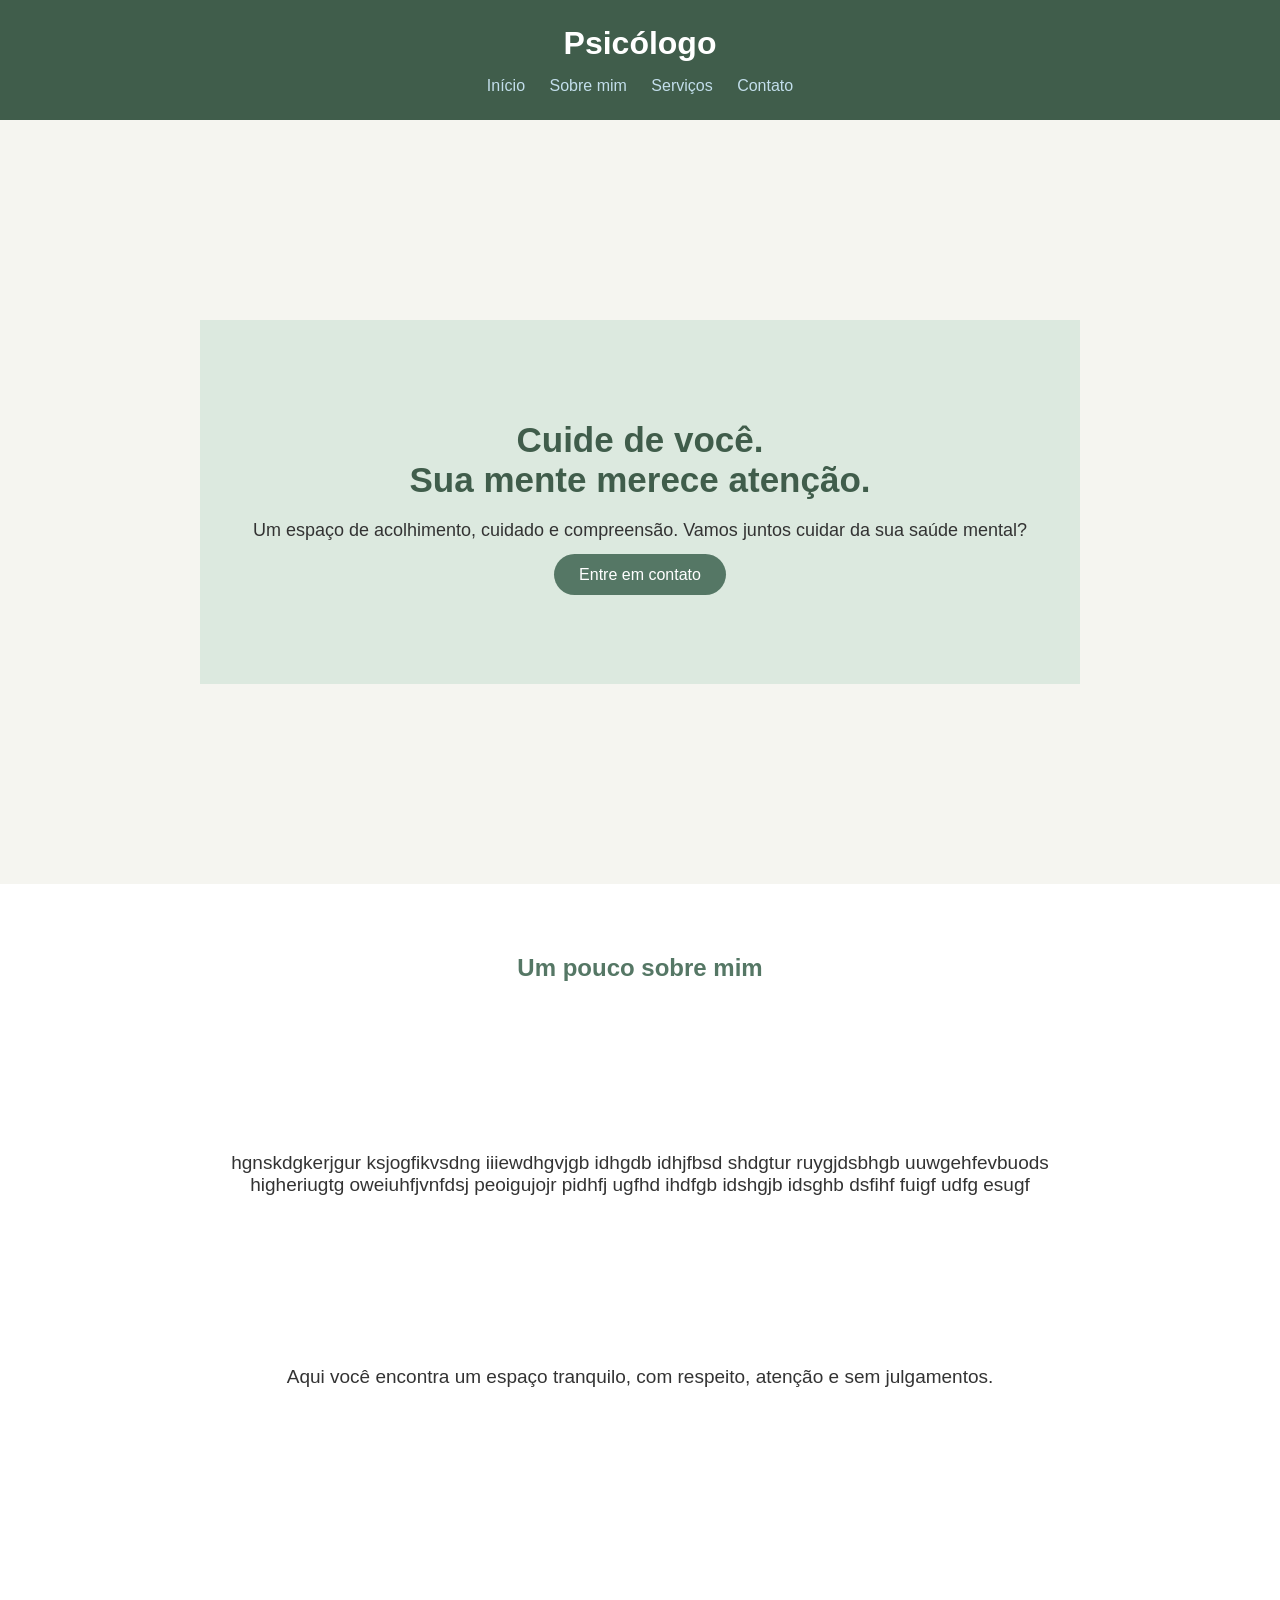
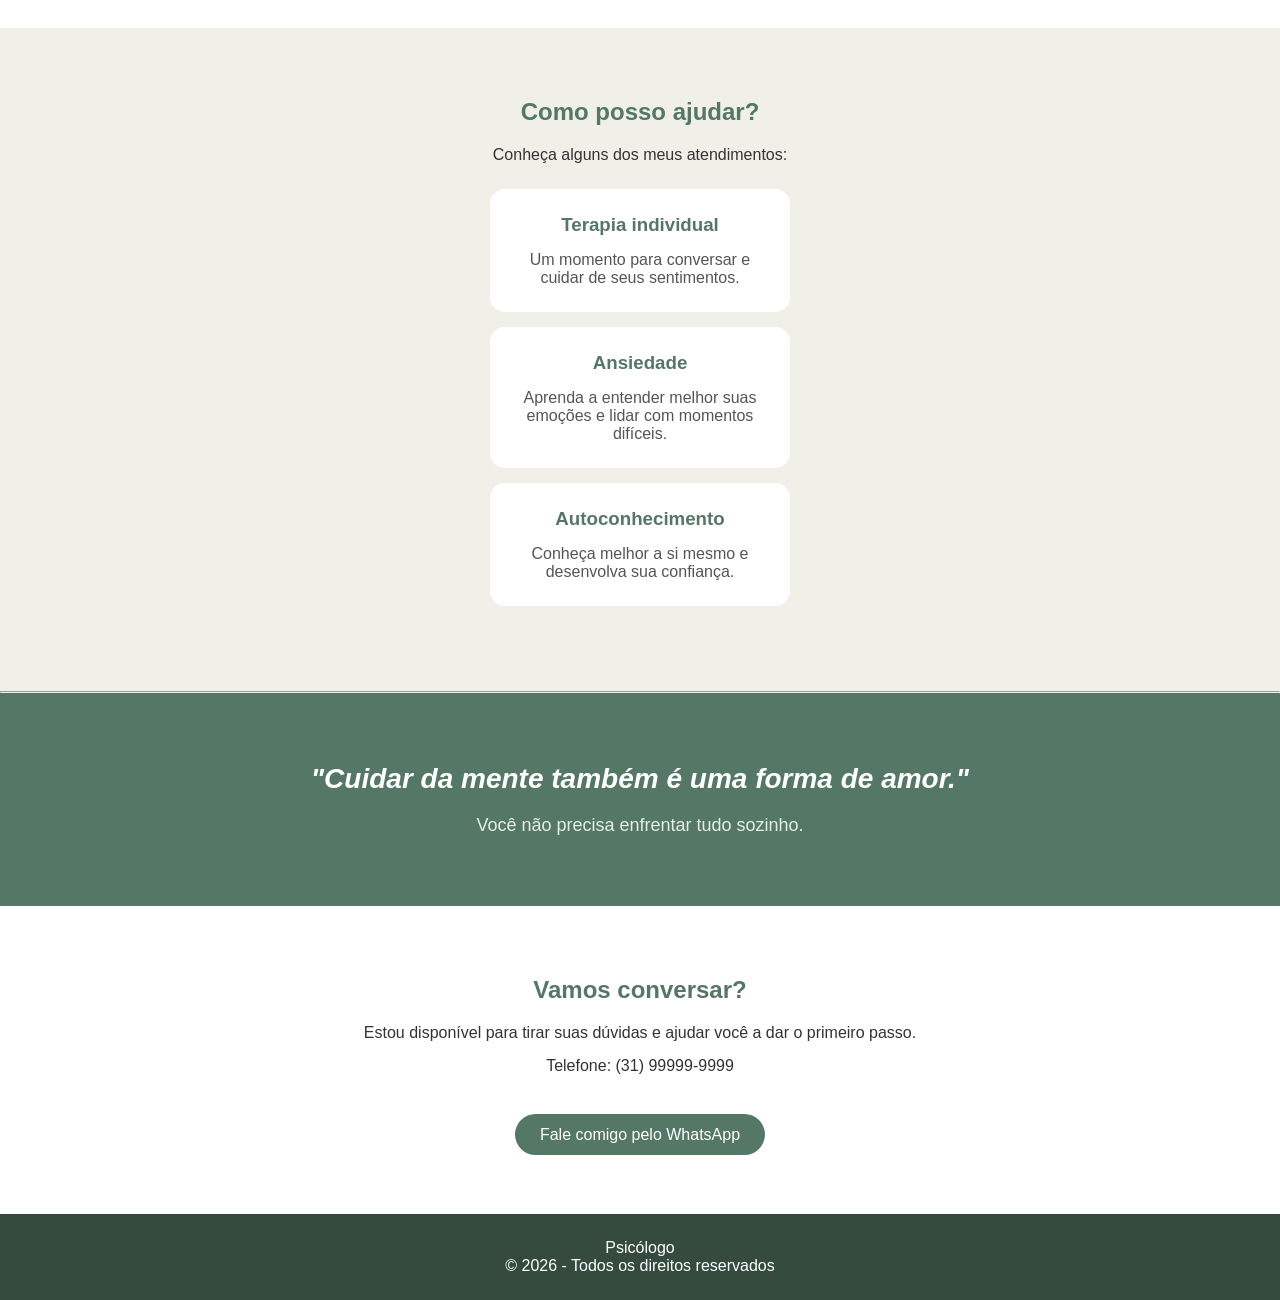
<file: integrador/index.html>
<!DOCTYPE html>
<html>
<head>
    <title>Psicólogo</title>
    <link rel="stylesheet" href="style.css">
</head>

<body>

    <header>
        <h1>Psicólogo</h1>

        <nav>
            <a href="#inicio">Início</a>
            <a href="#sobre">Sobre mim</a>
            <a href="#servicos">Serviços</a>
            <a href="#contato">Contato</a>
        </nav>
    </header>

    <section class="inicio" id="inicio">
        <h2>Cuide de você.<br> Sua mente merece atenção.</h2>

        <p>
            Um espaço de acolhimento, cuidado e compreensão.
            Vamos juntos cuidar da sua saúde mental?
        </p>

        <a href="#contato" class="botao">Entre em contato</a>
    </section>

    <section class="sobre" id="sobre">
        <h2>Um pouco sobre mim</h2>

        <p>
            hgnskdgkerjgur ksjogfikvsdng iiiewdhgvjgb idhgdb idhjfbsd shdgtur ruygjdsbhgb uuwgehfevbuods
            higheriugtg oweiuhfjvnfdsj peoigujojr pidhfj ugfhd ihdfgb idshgjb idsghb  dsfihf fuigf udfg esugf
        </p>

        <p>
            Aqui você encontra um espaço tranquilo,
            com respeito, atenção e sem julgamentos.
        </p>
    </section>

    <section class="servicos" id="servicos">
        <h2>Como posso ajudar?</h2>

        <p>Conheça alguns dos meus atendimentos:</p>

        <div class="caixa">
            <h3>Terapia individual</h3>
            <p>
                Um momento para conversar e cuidar
                de seus sentimentos.
            </p>
        </div>

        <div class="caixa">
            <h3>Ansiedade</h3>
            <p>
                Aprenda a entender melhor suas emoções
                e lidar com momentos difíceis.
            </p>
        </div>

        <div class="caixa">
            <h3>Autoconhecimento</h3>
            <p>
                Conheça melhor a si mesmo e desenvolva
                sua confiança.
            </p>
        </div>
    </section>
    <hr>
    <section class="frase">
        <h2>"Cuidar da mente também é uma forma de amor."</h2>
        <p>Você não precisa enfrentar tudo sozinho.</p>
    </section>

    <section class="contato" id="contato">
        <h2>Vamos conversar?</h2>

        <p>
            Estou disponível para tirar suas dúvidas
            e ajudar você a dar o primeiro passo.
        </p>

        <p>Telefone: (31) 99999-9999</p>
        <br>
        <br>
        <a href="https://wa.me/5531999999999" class="botao">
            Fale comigo pelo WhatsApp
        </a>
    </section>

    <footer>
        <p>Psicólogo</p>
        <p>© 2026 - Todos os direitos reservados</p>
    </footer>

</body>
</html>
</file>
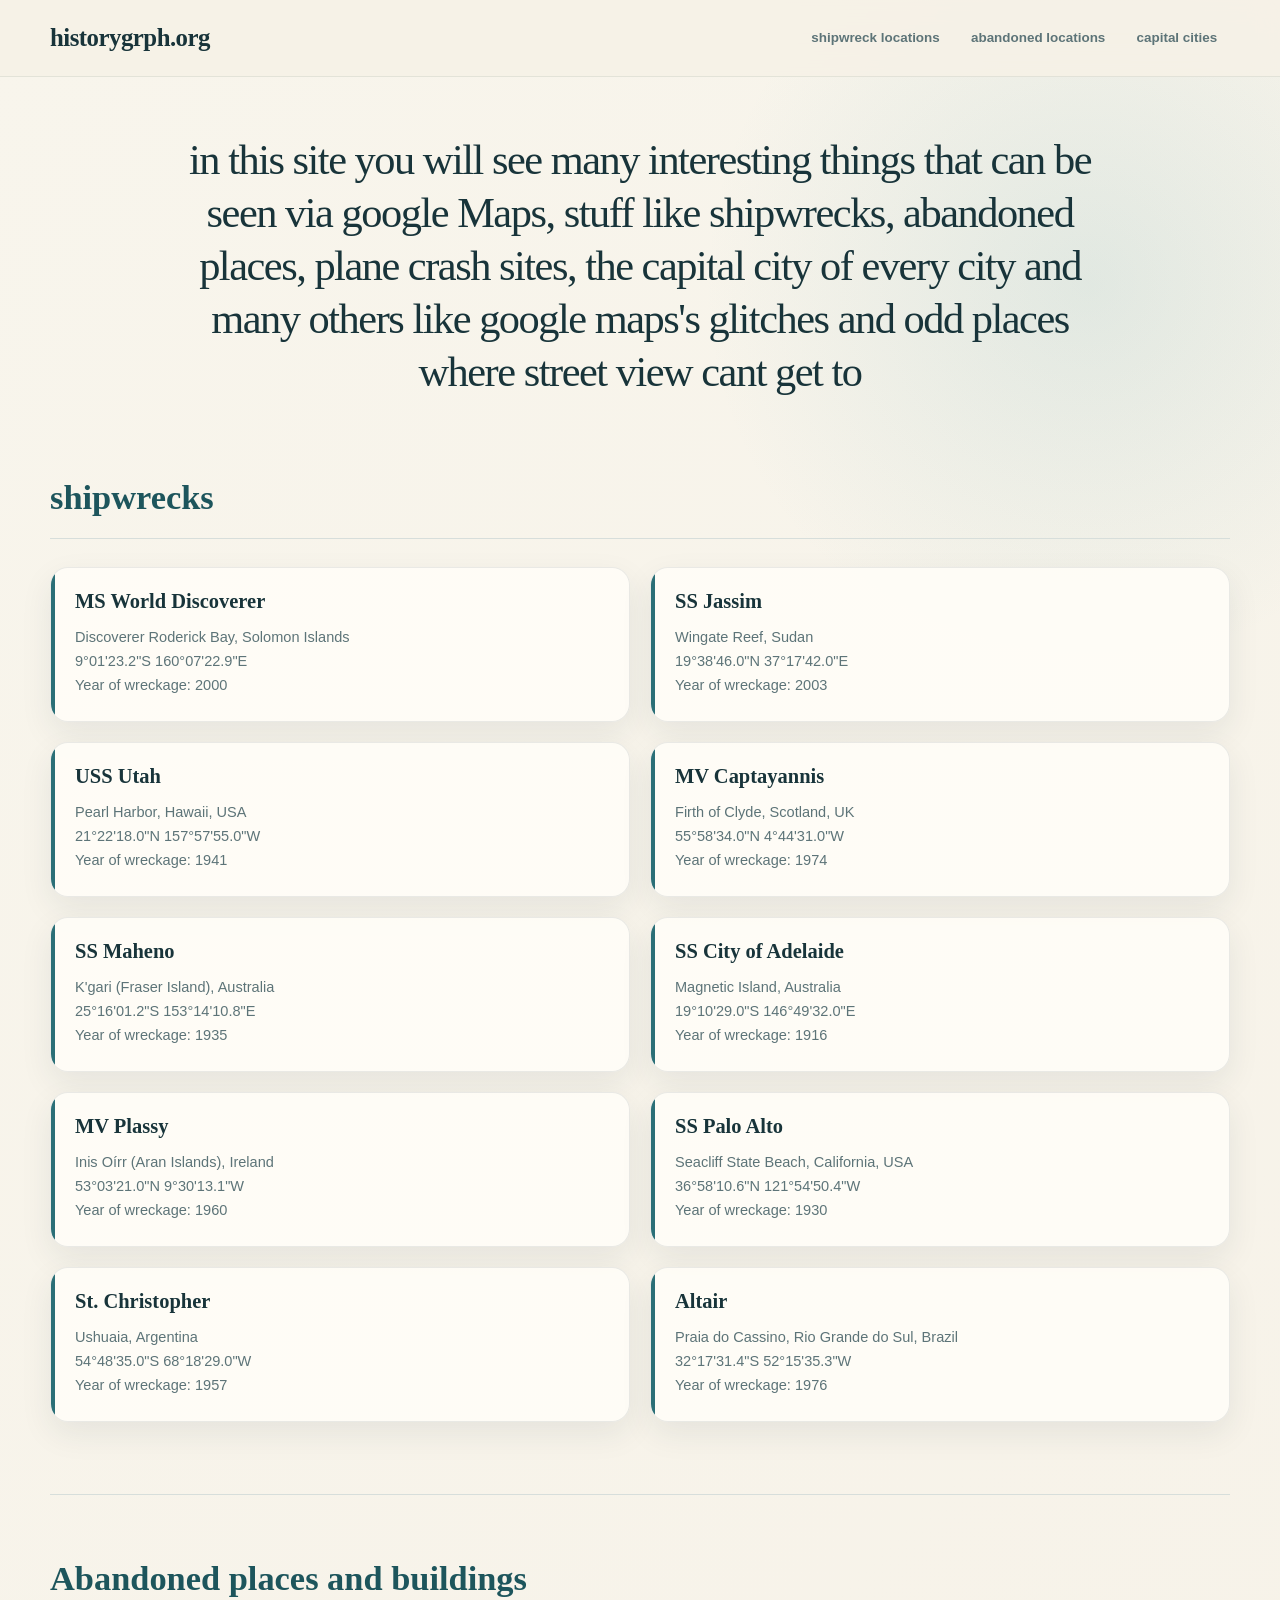
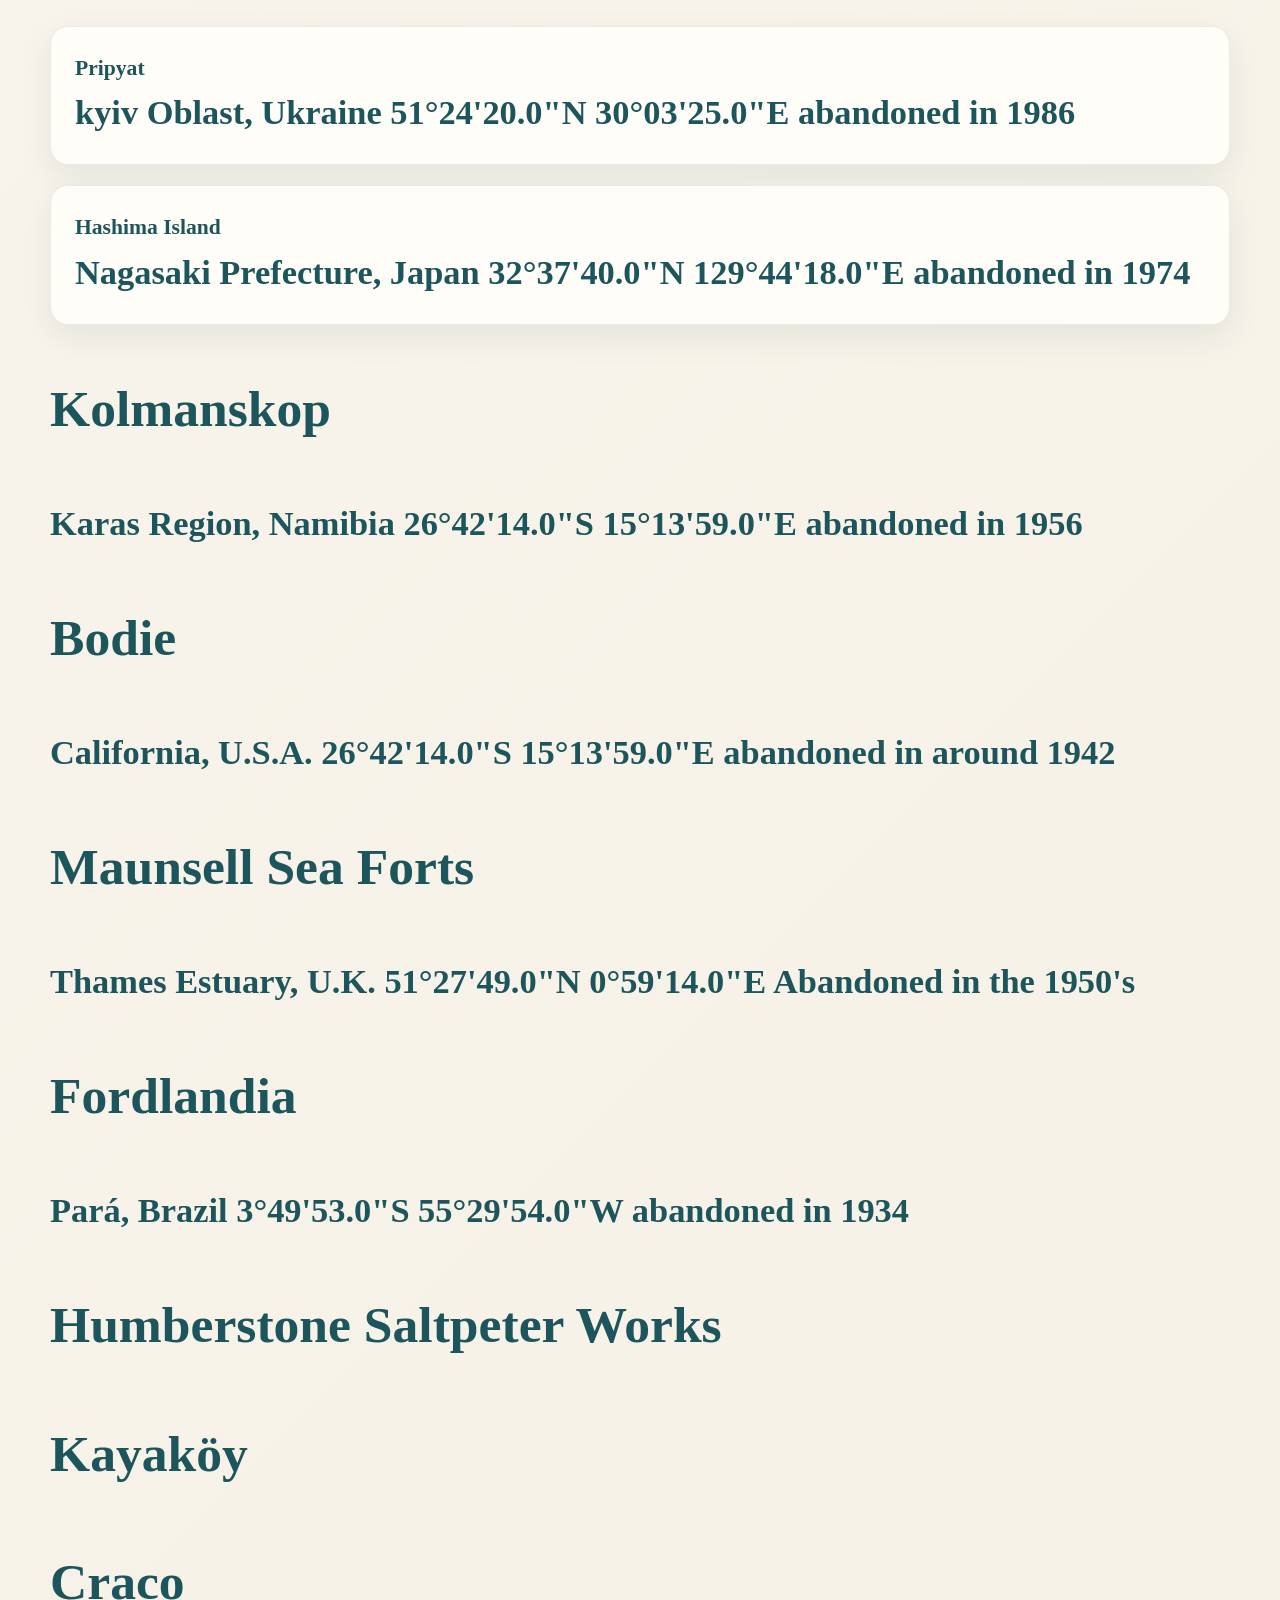
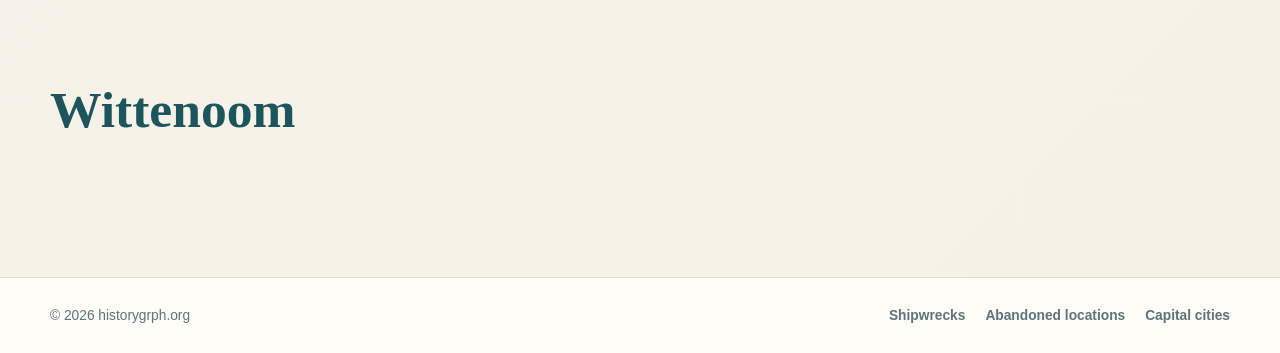
<file: Nova pasta (2)/index.html>
<!DOCTYPE html>
<html lang="en">

<head>
    <meta charset="UTF-8">
    <meta name="viewport" content="width=device-width, initial-scale=1.0">
    <title>Document</title>
    <link rel="stylesheet" href="style.css">
</head>

<body>
    <header>
        <div class="sitetittle">
            <h3 class="mastertittle"><b>historygrph.org</b></h3>

            <nav class="topnav">
                <a href="#shipwrecks">shipwreck locations</a>
                <a href="#abandoned">abandoned locations</a>
                <a href="#capitals">capital cities</a>
            </nav>
        </div>

    </header>
    <main>
        <div class="informativetxt">
            <h2 class="tittle">in this site you will see many interesting things that can be seen via google Maps, stuff
                like shipwrecks, abandoned places, plane crash sites, the capital city of every city and many others
                like google maps's glitches and odd places where street view cant get to</h2>
        </div>
        <div class="mainshipwreckbox" id="shipwrecks">
            <h3>shipwrecks</h3>
            <div class="shipwreckbox">
                <h2>MS World Discoverer</h2>
                <h4>
                    Discoverer Roderick Bay, Solomon Islands<br>
                    9°01'23.2"S 160°07'22.9"E<br>
                    Year of wreckage: 2000
                </h4>
            </div>
            <div class="shipwreckbox">
                <h2>SS Jassim</h2>
                <h4>
                    Wingate Reef, Sudan<br>
                    19°38'46.0"N 37°17'42.0"E<br>
                    Year of wreckage: 2003
                </h4>
            </div>
            <div class="shipwreckbox">
                <h2><a href="https://www.google.com/search?kgmid=%2Fm%2F01b94g">USS Utah</a></h2>
                <h4>
                    Pearl Harbor, Hawaii, USA<br>
                    21°22'18.0"N 157°57'55.0"W<br>
                    Year of wreckage: 1941
                </h4>
            </div>
            <div class="shipwreckbox">
                <h2><a href="https://www.google.com/search?kgmid=%2Fm%2F0g00r1">MV Captayannis</a></h2>
                <h4>
                    Firth of Clyde, Scotland, UK<br>
                    55°58'34.0"N 4°44'31.0"W<br>
                    Year of wreckage: 1974
                </h4>
            </div>
            <div class="shipwreckbox">
                <h2><a href="https://www.google.com/search?kgmid=%2Fm%2F08f4pd">SS Maheno</a></h2>
                <h4>
                    K'gari (Fraser Island), Australia<br>
                    25°16'01.2"S 153°14'10.8"E<br>
                    Year of wreckage: 1935
                </h4>
            </div>
            <div class="shipwreckbox">
                <h2><a href="https://www.google.com/search?kgmid=%2Fm%2F0b0819">SS City of Adelaide</a></h2>
                <h4>
                    Magnetic Island, Australia<br>
                    19°10'29.0"S 146°49'32.0"E<br>
                    Year of wreckage: 1916
                </h4>
            </div>
            <div class="shipwreckbox">
                <h2><a href="https://www.google.com/search?kgmid=%2Fg%2F11j4kcmsz0">MV Plassy</a></h2>
                <h4>
                    Inis Oírr (Aran Islands), Ireland<br>
                    53°03'21.0"N 9°30'13.1"W<br>
                    Year of wreckage: 1960
                </h4>
            </div>
            <div class="shipwreckbox">
                <h2>SS Palo Alto</h2>
                <h4>
                    Seacliff State Beach, California, USA<br>
                    36°58'10.6"N 121°54'50.4"W<br>
                    Year of wreckage: 1930
                </h4>
            </div>
            <div class="shipwreckbox">
                <h2><a href="https://www.google.com/search?kgmid=%2Fg%2F1tfxz8h0">St. Christopher</a></h2>
                <h4>
                    Ushuaia, Argentina<br>
                    54°48'35.0"S 68°18'29.0"W<br>
                    Year of wreckage: 1957
                </h4>
            </div>
            <div class="shipwreckbox">
                <h2>Altair</h2>
                <h4>
                    Praia do Cassino, Rio Grande do Sul, Brazil<br>
                    32°17'31.4"S 52°15'35.3"W<br>
                    Year of wreckage: 1976
                </h4>
            </div>
        </div>
        <hr>
        <div class="abandonedplaces">
            Abandoned places and buildings
            <div class="abandonedbox" id="abandoned">
                <h2>Pripyat</h2>
                <h4>
                    kyiv Oblast, Ukraine
                	51°24'20.0"N 30°03'25.0"E
                    abandoned in 1986
                </h4>
            </div>
            <div class="abandonedbox">
                <h2>Hashima Island</h2>
                <h4>
                    Nagasaki Prefecture, Japan
                    32°37'40.0"N 129°44'18.0"E
                    abandoned in 1974
                </h4>
            </div>
            <div class="abandonednox">
                <h2>Kolmanskop</h2>
                <h4>
                    Karas Region, Namibia
                    26°42'14.0"S 15°13'59.0"E
                    abandoned in 1956
                </h4>
            </div>
            <div class="abandonednox">
                <h2>Bodie</h2>
                <h4>
                    California, U.S.A.
                    26°42'14.0"S 15°13'59.0"E
                    abandoned in around 1942
                </h4>
            </div>
            <div class="abandonednox">
                <h2>Maunsell Sea Forts</h2>
                <h4>
                    Thames Estuary, U.K.
                	51°27'49.0"N 0°59'14.0"E
                    Abandoned in the 1950's
                </h4>
            </div>
            <div class="abandonednox">
                <h2>Fordlandia</h2>
                <h4>
                    Pará, Brazil
                    3°49'53.0"S 55°29'54.0"W
                    abandoned in 1934
                </h4>
            </div>
            <div class="abandonednox">
                <h2>Humberstone Saltpeter Works</h2>
                <h4></h4>
            </div>
            <div class="abandonednox">
                <h2>Kayaköy</h2>
                <h4></h4>
            </div>
            <div class="abandonednox">
                <h2>Craco</h2>
                <h4></h4>
            </div>
            <div class="abandonednox">
                <h2>Wittenoom</h2>
                <h4></h4>
            </div>
        </div>
    </main>
    <footer class="footer">
        <p>&copy; 2026 historygrph.org</p>
        <nav class="footer-links" aria-label="Footer navigation">
            <a href="#shipwrecks">Shipwrecks</a>
            <a href="#abandoned">Abandoned locations</a>
            <a href="#capitals">Capital cities</a>
        </nav>
    </footer>
</body>

</html>
</file>
<file: integrador/style.css>
* {
    margin: 0;
    padding: 0;
}

body {
    font-family: Arial, sans-serif;
    background-color: #f5f5f0;
    color: #333;
}


header {
    background-color: #405d4b;
    padding: 25px;
    text-align: center;
}

header h1 {
    color: #ffffff;
    margin-bottom: 15px;
}

nav a {
    text-decoration: none;
    color: #c2deeb;
    margin: 10px;
}

nav a:hover {
    color: #557765;
}


.inicio {
    background-color: #dce9df;
    padding: 100px 30px;
    text-align: center;
    margin: 200px;
}

.inicio h2 {
    color: #405d4b;
    font-size: 35px;
    margin-bottom: 20px;
}

.inicio p {
    margin-bottom: 25px;
    font-size: 18px;
}

.botao {
    background-color: #557765;
    color: white;
    padding: 12px 25px;
    text-decoration: none;
    border-radius: 25px;
}

.botao:hover {
    background-color: #405d4b;
}


.sobre {
    background-color: white;
    padding: 70px 30px;
    text-align: center;
}

.sobre h2 {
    color: #557765;
    margin-bottom: 20px;
}

.sobre p {
    margin: 170px;
    font-size: 19px;
}


.servicos {
    padding: 70px 20px;
    text-align: center;
    background-color: #f0f0e8;
}

.servicos h2 {
    color: #557765;
    margin-bottom: 20px;
}

.servicos > p {
    margin-bottom: 25px;
}

.caixa {
    background-color: white;
    padding: 25px;
    margin: 15px auto;
    width: 250px;
    border-radius: 15px;
}

.caixa h3 {
    color: #557765;
    margin-bottom: 15px;
}

.caixa p {
    color: #555;
}


.frase {
    background-color: #557765;
    color: white;
    text-align: center;
    padding: 60px 20px;
    background-color: #557765;
    color: white;
    text-align: center;
    padding: 70px 20px;
}
.frase h2 {
    font-size: 28px;
    color: #ffffff;
    margin-bottom: 20px;
    font-style: italic;
}

.frase p {
    font-size: 18px;
    color: #e4eee5;
}

.contato {
    background-color: white;
    padding: 70px 20px;
    text-align: center;
}

.contato h2 {
    color: #557765;
    margin-bottom: 20px;
}

.contato p {
    margin: 15px;
}


footer {
    background-color: #354b3e;
    color: white;
    text-align: center;
    padding: 25px;
}


@media (max-width: 600px) {

    header {
        padding: 15px;
    }

    nav a {
        display: inline-block;
        margin: 5px;
    }

    .inicio h2 {
        font-size: 28px;
    }

    .caixa {
        width: 80%;
    }

}
</file>
<file: Nova pasta (2)/style.css>
* {
    box-sizing: border-box;
}

:root {
    --ink: #18343a;
    --muted: #5d7478;
    --paper: #f6f1e7;
    --surface: #fffdf8;
    --blue: #2b6f77;
    --blue-dark: #1d555c;
    --line: #d7dedb;
    --shadow: 0 12px 32px rgba(24, 52, 58, 0.08);
}

html {
    scroll-behavior: smooth;
}

body {
    min-height: 100vh;
    margin: 0;
    color: var(--ink);
    background:
        radial-gradient(circle at 85% 8%, rgba(109, 171, 178, 0.16), transparent 24rem),
        linear-gradient(135deg, #f8f5ec 0%, var(--paper) 100%);
    font-family: "Segoe UI", Arial, sans-serif;
    line-height: 1.6;
}

header {
    position: sticky;
    top: 0;
    z-index: 50;
    border-bottom: 1px solid rgba(24, 52, 58, 0.08);
    background: rgba(246, 241, 231, 0.92);
    backdrop-filter: blur(14px);
}

.sitetittle {
    display: flex;
    align-items: center;
    justify-content: space-between;
    width: min(1180px, calc(100% - 3rem));
    min-height: 76px;
    margin: 0 auto;
    gap: 2rem;
}

.mastertittle {
    margin: 0;
    color: var(--ink);
    font-family: Georgia, "Times New Roman", serif;
    font-size: clamp(1.25rem, 2vw, 1.55rem);
    letter-spacing: -0.02em;
}

.topnav {
    display: flex;
    align-items: center;
    gap: 0.35rem;
}

.topnav a {
    padding: 0.65rem 0.8rem;
    border-radius: 999px;
    color: var(--muted);
    font-size: 0.84rem;
    font-weight: 700;
    text-decoration: none;
    text-transform: lowercase;
    transition: color 180ms ease, background 180ms ease, transform 180ms ease;
}

.topnav a:hover,
.topnav a:focus-visible {
    color: var(--blue-dark);
    background: rgba(43, 111, 119, 0.1);
    transform: translateY(-1px);
}

.topnav a:focus-visible,
.shipwreckbox a:focus-visible,
.footer-links a:focus-visible {
    outline: 3px solid rgba(43, 111, 119, 0.28);
    outline-offset: 3px;
}

main {
    width: min(1180px, calc(100% - 3rem));
    margin: 0 auto;
    padding: 3.5rem 0 5rem;
}

.informativetxt {
    max-width: 920px;
    margin: 0 auto 4.5rem;
    text-align: center;
}

.tittle {
    margin: 0;
    font-family: Georgia, "Times New Roman", serif;
    font-size: clamp(1.55rem, 3.4vw, 2.65rem);
    font-weight: 500;
    line-height: 1.25;
    letter-spacing: -0.035em;
}

.mainshipwreckbox,
.abandonedplaces {
    scroll-margin-top: 100px;
}

.mainshipwreckbox {
    display: grid;
    grid-template-columns: repeat(2, minmax(0, 1fr));
    gap: 1.25rem;
}

.mainshipwreckbox > h3 {
    grid-column: 1 / -1;
    margin: 0 0 0.5rem;
    padding-bottom: 0.8rem;
    border-bottom: 1px solid var(--line);
    color: var(--blue-dark);
    font-family: Georgia, "Times New Roman", serif;
    font-size: clamp(1.65rem, 3vw, 2.15rem);
    text-transform: lowercase;
}

.shipwreckbox {
    position: relative;
    min-height: 155px;
    overflow: hidden;
    padding: 1.35rem 1.5rem;
    border: 1px solid rgba(24, 52, 58, 0.09);
    border-radius: 18px;
    background: rgba(255, 253, 248, 0.88);
    box-shadow: var(--shadow);
    transition: transform 220ms ease, box-shadow 220ms ease, border-color 220ms ease;
}

.shipwreckbox::before {
    position: absolute;
    top: 0;
    bottom: 0;
    left: 0;
    width: 4px;
    background: var(--blue);
    content: "";
}

.shipwreckbox:hover {
    border-color: rgba(43, 111, 119, 0.28);
    box-shadow: 0 18px 38px rgba(24, 52, 58, 0.13);
    transform: translateY(-4px);
}

.shipwreckbox h2,
.shipwreckbox h4 {
    margin: 0;
}

.shipwreckbox h2 {
    margin-bottom: 0.65rem;
    font-family: Georgia, "Times New Roman", serif;
    font-size: 1.28rem;
    line-height: 1.25;
}

.shipwreckbox h2 a {
    color: var(--ink);
    text-decoration: none;
}

.shipwreckbox h2 a:hover {
    color: var(--blue);
}

.shipwreckbox h4 {
    color: var(--muted);
    font-size: 0.91rem;
    font-weight: 500;
    line-height: 1.65;
}

main > hr {
    height: 1px;
    margin: 4.5rem 0 3.5rem;
    border: 0;
    background: var(--line);
}

.abandonedplaces {
    color: var(--blue-dark);
    font-family: Georgia, "Times New Roman", serif;
    font-size: clamp(1.65rem, 3vw, 2.15rem);
    font-weight: 700;
}

.abandonedbox {
    margin-top: 1.25rem;
    padding: 1.5rem;
    border: 1px solid rgba(24, 52, 58, 0.09);
    border-radius: 18px;
    background: var(--surface);
    box-shadow: var(--shadow);
}

.abandonedbox h2,
.abandonedbox h4 {
    margin: 0;
}

.abandonedbox h2 {
    font-family: Georgia, "Times New Roman", serif;
    font-size: 1.35rem;
}

.footer {
    display: flex;
    align-items: center;
    justify-content: space-between;
    min-height: 76px;
    padding: 1rem max(1.5rem, calc((100% - 1180px) / 2));
    border-top: 1px solid var(--line);
    color: var(--muted);
    background: rgba(255, 253, 248, 0.9);
    font-size: 0.86rem;
}

.footer p {
    margin: 0;
}

.footer-links {
    display: flex;
    gap: 1.25rem;
}

.footer-links a {
    color: var(--muted);
    font-weight: 700;
    text-decoration: none;
}

.footer-links a:hover {
    color: var(--blue);
}

@media (max-width: 800px) {
    .sitetittle,
    main {
        width: min(100% - 2rem, 1180px);
    }

    .sitetittle {
        align-items: flex-start;
        flex-direction: column;
        justify-content: center;
        min-height: 112px;
        padding: 0.75rem 0;
        gap: 0.35rem;
    }

    .topnav {
        width: 100%;
        overflow-x: auto;
        padding-bottom: 0.25rem;
    }

    .topnav a {
        flex: 0 0 auto;
        padding-inline: 0.65rem;
    }

    main {
        padding-top: 2.5rem;
    }

    .informativetxt {
        margin-bottom: 3rem;
    }

    .mainshipwreckbox {
        grid-template-columns: 1fr;
    }

    .mainshipwreckbox > h3 {
        grid-column: 1;
    }

    .footer {
        align-items: flex-start;
        flex-direction: column;
        gap: 0.55rem;
        padding-block: 1.25rem;
    }
}

@media (max-width: 480px) {
    .topnav a {
        font-size: 0.78rem;
    }

    .shipwreckbox {
        min-height: 0;
        padding: 1.15rem 1.25rem 1.15rem 1.35rem;
    }

    .footer-links {
        flex-wrap: wrap;
        gap: 0.35rem 1rem;
    }
}

@media (prefers-reduced-motion: reduce) {
    html {
        scroll-behavior: auto;
    }

    .topnav a,
    .shipwreckbox {
        transition: none;
    }
}
</file>
